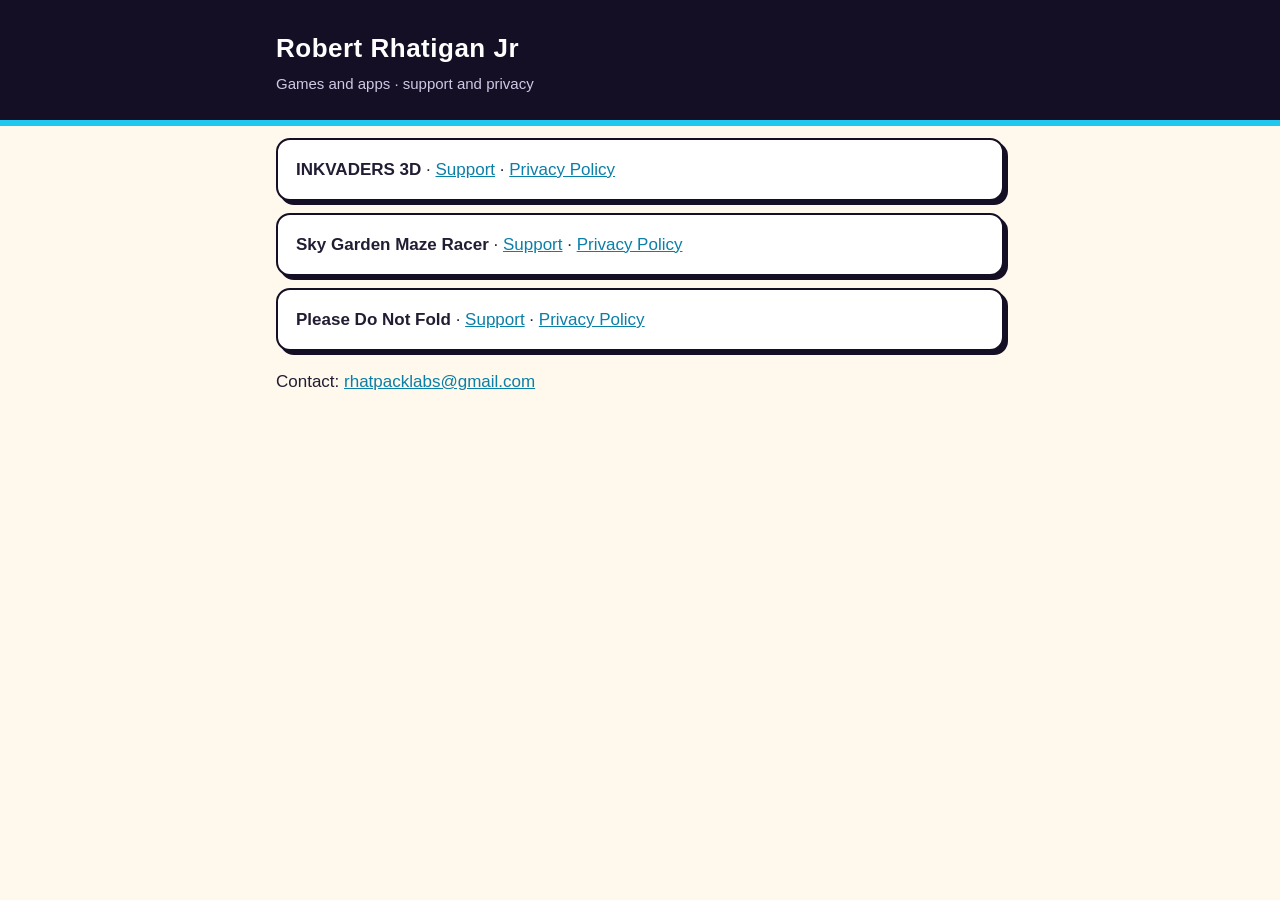
<file: index.html>
<!doctype html>
<html lang="en">
<head>
<meta charset="utf-8">
<meta name="viewport" content="width=device-width, initial-scale=1">
<title>Robert Rhatigan Jr Apps</title>
<link rel="stylesheet" href="style.css">
</head>
<body>
<header><div class="wrap"><div><h1>Robert Rhatigan Jr</h1><p>Games and apps · support and privacy</p></div></div></header>
<main class="wrap">
<div class="card"><strong>INKVADERS 3D</strong> · <a href="inkvaders3d/">Support</a> · <a href="inkvaders3d/privacy.html">Privacy Policy</a></div>
<div class="card"><strong>Sky Garden Maze Racer</strong> · <a href="skygardenmazeracer/">Support</a> · <a href="skygardenmazeracer/privacy.html">Privacy Policy</a></div>
<div class="card"><strong>Please Do Not Fold</strong> · <a href="pleasedonotfold/">Support</a> · <a href="pleasedonotfold/privacy.html">Privacy Policy</a></div>
<p>Contact: <a href="mailto:rhatpacklabs@gmail.com">rhatpacklabs@gmail.com</a></p>
</main>
</body>
</html>
</file>
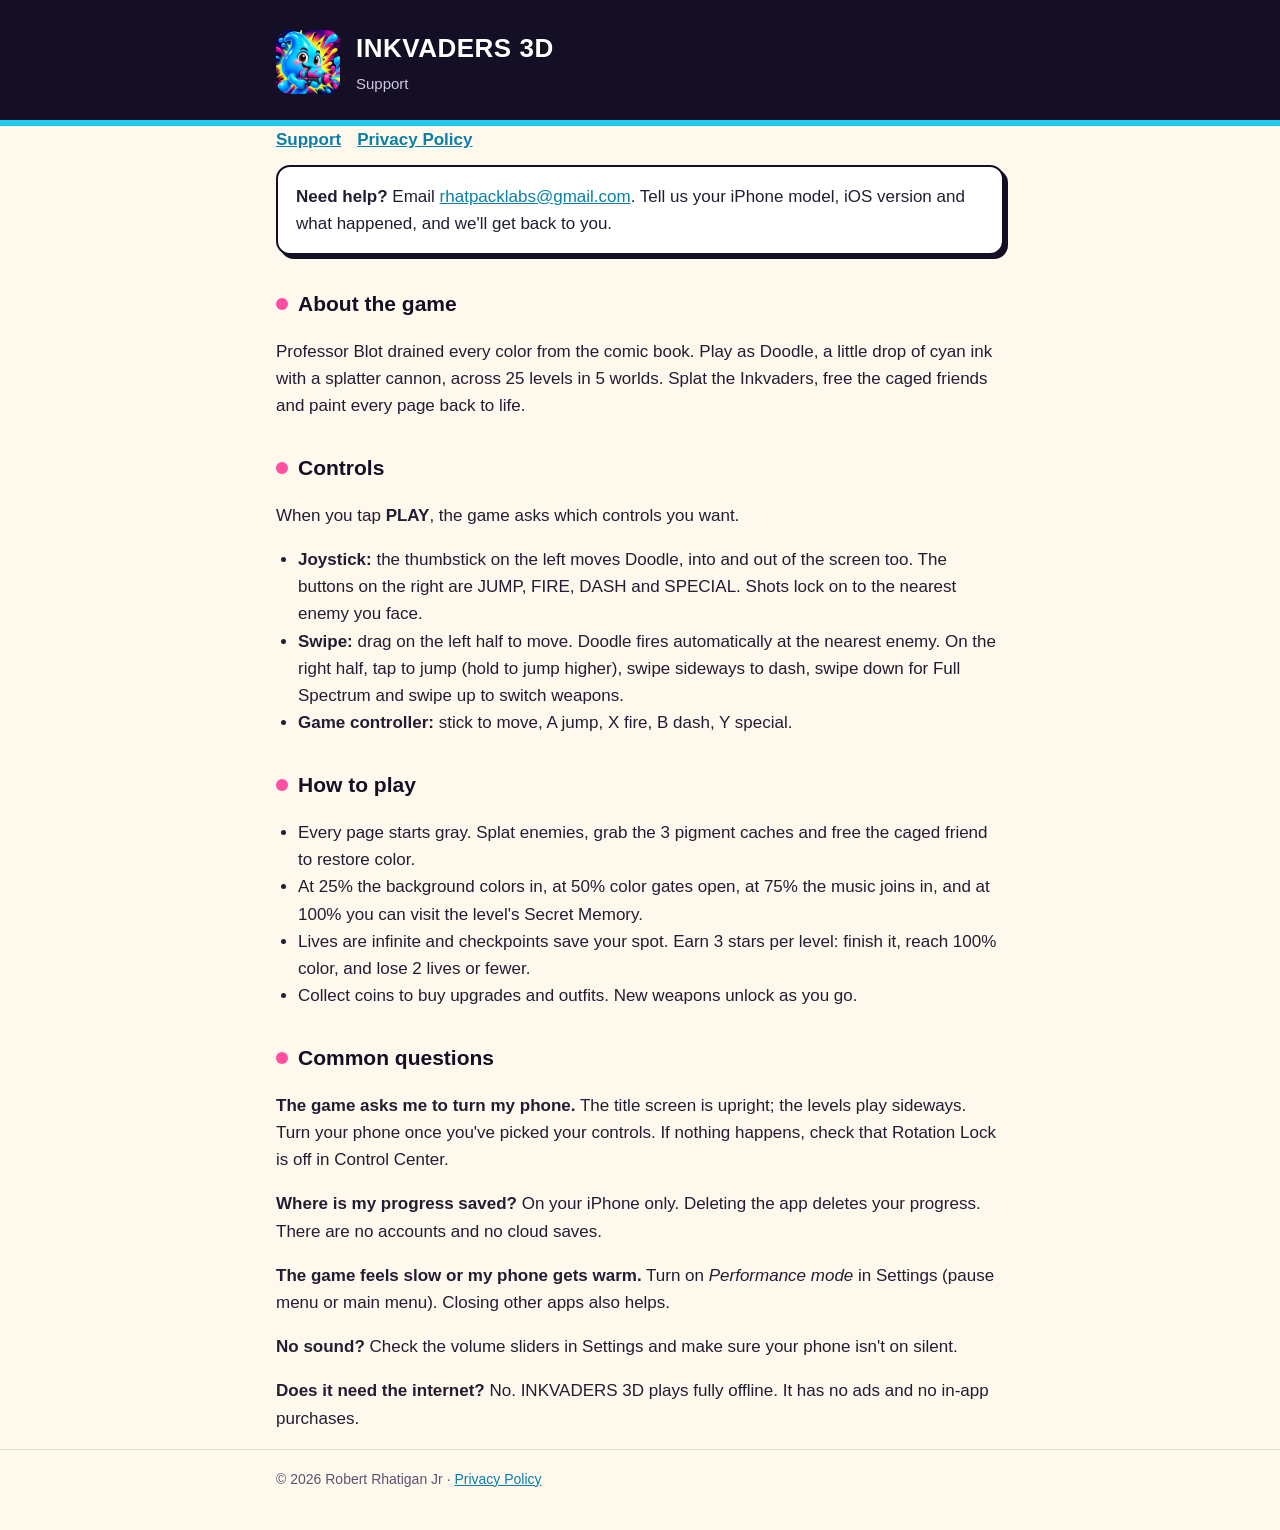
<file: inkvaders3d/index.html>
<!doctype html>
<html lang="en">
<head>
<meta charset="utf-8">
<meta name="viewport" content="width=device-width, initial-scale=1">
<title>INKVADERS 3D Support</title>
<meta name="description" content="Help and contact for INKVADERS 3D, the comic-book platformer for iPhone.">
<link rel="stylesheet" href="../style.css">
<link rel="icon" href="icon.png">
</head>
<body>
<header><div class="wrap"><img src="icon.png" alt="INKVADERS 3D icon"><div><h1>INKVADERS 3D</h1><p>Support</p></div></div></header>
<main class="wrap">
<nav><a href="./">Support</a><a href="privacy.html">Privacy Policy</a></nav>

<div class="card">
<strong>Need help?</strong> Email <a href="mailto:rhatpacklabs@gmail.com?subject=INKVADERS%203D%20support">rhatpacklabs@gmail.com</a>.
Tell us your iPhone model, iOS version and what happened, and we'll get back to you.
</div>

<h2>About the game</h2>
<p>Professor Blot drained every color from the comic book. Play as Doodle, a little drop of cyan ink with a splatter cannon,
across 25 levels in 5 worlds. Splat the Inkvaders, free the caged friends and paint every page back to life.</p>

<h2>Controls</h2>
<p>When you tap <strong>PLAY</strong>, the game asks which controls you want.</p>
<ul>
<li><strong>Joystick:</strong> the thumbstick on the left moves Doodle, into and out of the screen too. The buttons on the right are JUMP, FIRE, DASH and SPECIAL. Shots lock on to the nearest enemy you face.</li>
<li><strong>Swipe:</strong> drag on the left half to move. Doodle fires automatically at the nearest enemy. On the right half, tap to jump (hold to jump higher), swipe sideways to dash, swipe down for Full Spectrum and swipe up to switch weapons.</li>
<li><strong>Game controller:</strong> stick to move, A jump, X fire, B dash, Y special.</li>
</ul>

<h2>How to play</h2>
<ul>
<li>Every page starts gray. Splat enemies, grab the 3 pigment caches and free the caged friend to restore color.</li>
<li>At 25% the background colors in, at 50% color gates open, at 75% the music joins in, and at 100% you can visit the level's Secret Memory.</li>
<li>Lives are infinite and checkpoints save your spot. Earn 3 stars per level: finish it, reach 100% color, and lose 2 lives or fewer.</li>
<li>Collect coins to buy upgrades and outfits. New weapons unlock as you go.</li>
</ul>

<h2>Common questions</h2>
<p><strong>The game asks me to turn my phone.</strong> The title screen is upright; the levels play sideways. Turn your phone once you've picked your controls. If nothing happens, check that Rotation Lock is off in Control Center.</p>
<p><strong>Where is my progress saved?</strong> On your iPhone only. Deleting the app deletes your progress. There are no accounts and no cloud saves.</p>
<p><strong>The game feels slow or my phone gets warm.</strong> Turn on <em>Performance mode</em> in Settings (pause menu or main menu). Closing other apps also helps.</p>
<p><strong>No sound?</strong> Check the volume sliders in Settings and make sure your phone isn't on silent.</p>
<p><strong>Does it need the internet?</strong> No. INKVADERS 3D plays fully offline. It has no ads and no in-app purchases.</p>
</main>
<footer><div class="wrap">© 2026 Robert Rhatigan Jr · <a href="privacy.html">Privacy Policy</a></div></footer>
</body>
</html>
</file>
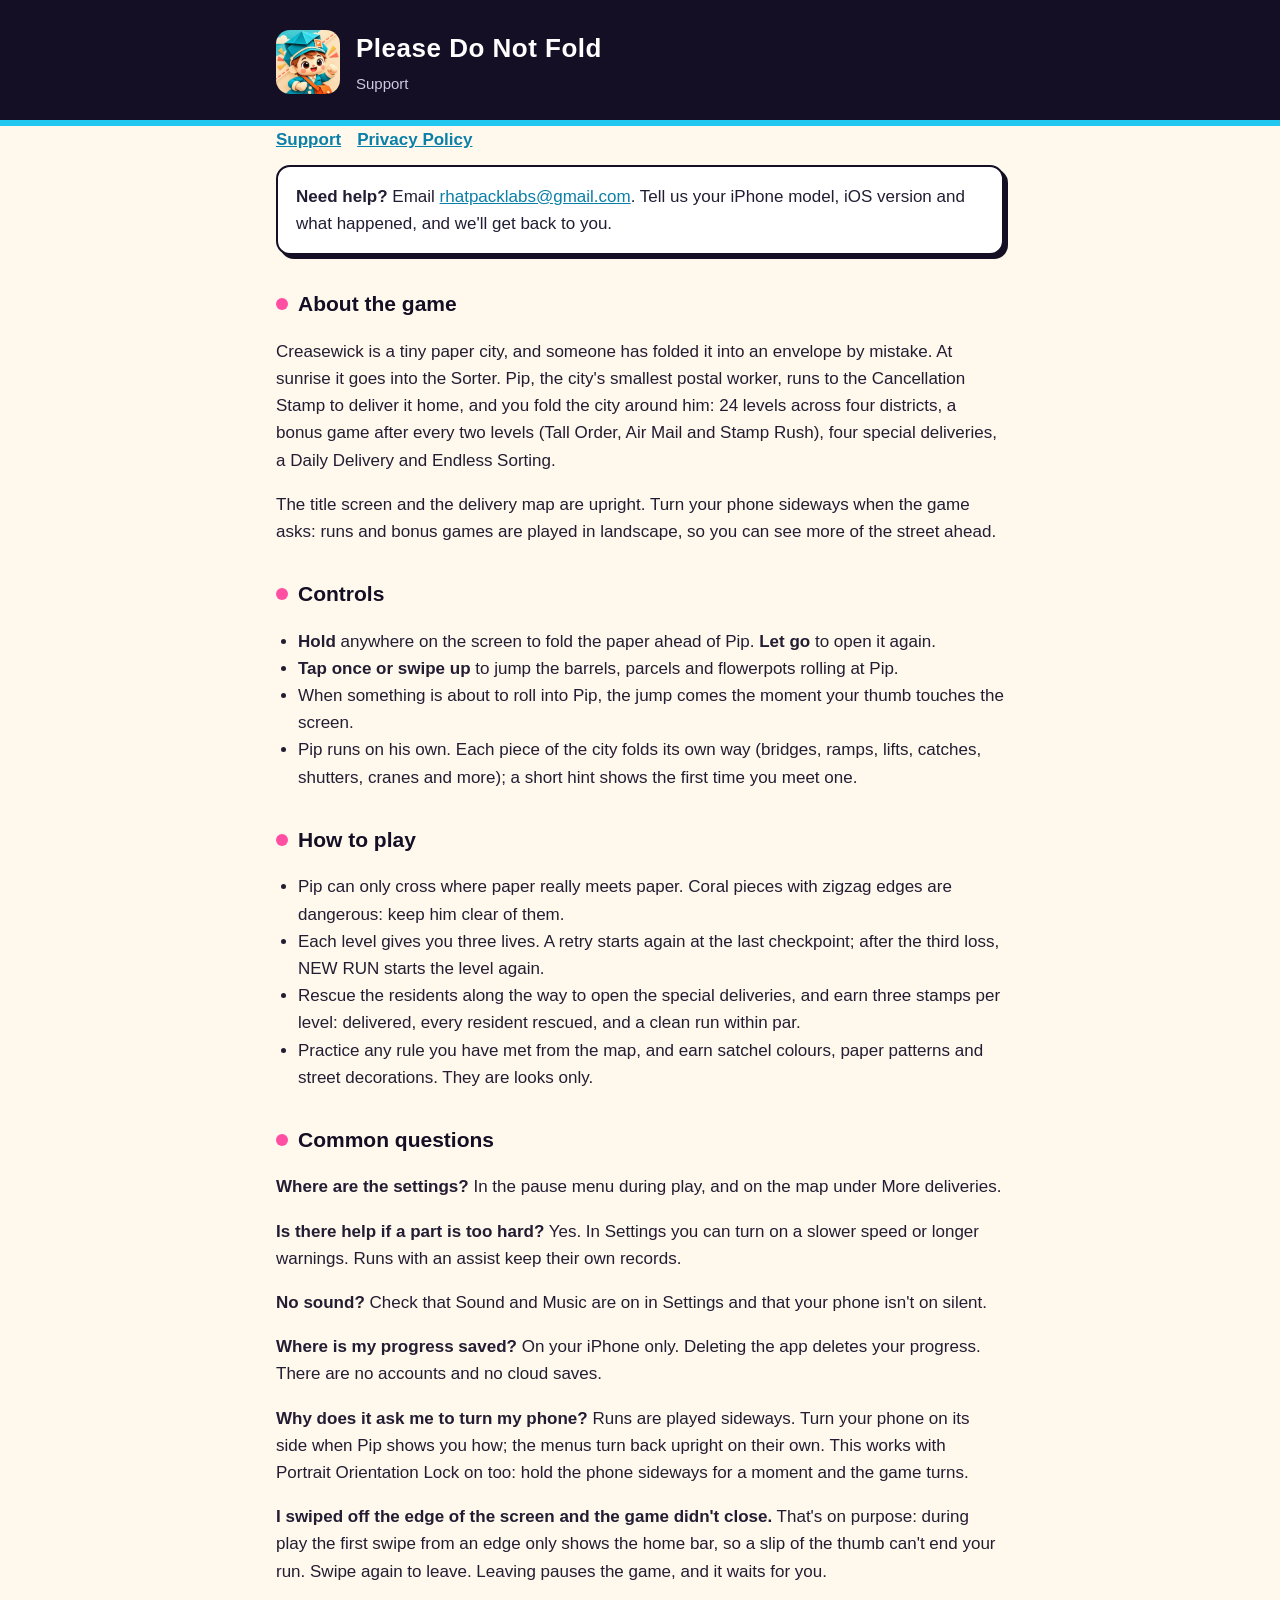
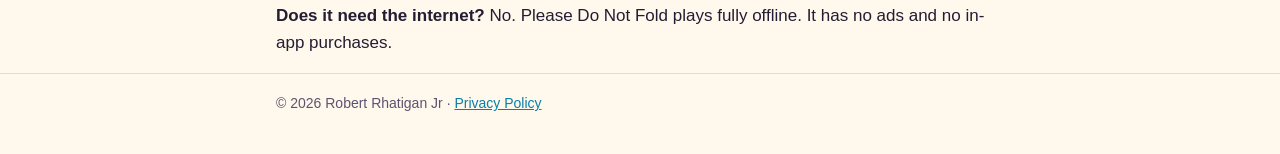
<file: pleasedonotfold/index.html>
<!doctype html>
<html lang="en">
<head>
<meta charset="utf-8">
<meta name="viewport" content="width=device-width, initial-scale=1">
<title>Please Do Not Fold Support</title>
<meta name="description" content="Help and contact for Please Do Not Fold, the one-thumb paper-city puzzle runner for iPhone.">
<link rel="stylesheet" href="../style.css">
<link rel="icon" href="icon.png">
</head>
<body>
<header><div class="wrap"><img src="icon.png" alt="Please Do Not Fold icon"><div><h1>Please Do Not Fold</h1><p>Support</p></div></div></header>
<main class="wrap">
<nav><a href="./">Support</a><a href="privacy.html">Privacy Policy</a></nav>

<div class="card">
<strong>Need help?</strong> Email <a href="mailto:rhatpacklabs@gmail.com?subject=Please%20Do%20Not%20Fold%20support">rhatpacklabs@gmail.com</a>.
Tell us your iPhone model, iOS version and what happened, and we'll get back to you.
</div>

<h2>About the game</h2>
<p>Creasewick is a tiny paper city, and someone has folded it into an envelope by mistake. At sunrise it goes into the Sorter.
Pip, the city's smallest postal worker, runs to the Cancellation Stamp to deliver it home, and you fold the city around him:
24 levels across four districts, a bonus game after every two levels (Tall Order, Air Mail and Stamp Rush),
four special deliveries, a Daily Delivery and Endless Sorting.</p>
<p>The title screen and the delivery map are upright. Turn your phone sideways when the game asks: runs and bonus games
are played in landscape, so you can see more of the street ahead.</p>

<h2>Controls</h2>
<ul>
<li><strong>Hold</strong> anywhere on the screen to fold the paper ahead of Pip. <strong>Let go</strong> to open it again.</li>
<li><strong>Tap once or swipe up</strong> to jump the barrels, parcels and flowerpots rolling at Pip.</li>
<li>When something is about to roll into Pip, the jump comes the moment your thumb touches the screen.</li>
<li>Pip runs on his own. Each piece of the city folds its own way (bridges, ramps, lifts, catches, shutters, cranes and more); a short hint shows the first time you meet one.</li>
</ul>

<h2>How to play</h2>
<ul>
<li>Pip can only cross where paper really meets paper. Coral pieces with zigzag edges are dangerous: keep him clear of them.</li>
<li>Each level gives you three lives. A retry starts again at the last checkpoint; after the third loss, NEW RUN starts the level again.</li>
<li>Rescue the residents along the way to open the special deliveries, and earn three stamps per level: delivered, every resident rescued, and a clean run within par.</li>
<li>Practice any rule you have met from the map, and earn satchel colours, paper patterns and street decorations. They are looks only.</li>
</ul>

<h2>Common questions</h2>
<p><strong>Where are the settings?</strong> In the pause menu during play, and on the map under More deliveries.</p>
<p><strong>Is there help if a part is too hard?</strong> Yes. In Settings you can turn on a slower speed or longer warnings. Runs with an assist keep their own records.</p>
<p><strong>No sound?</strong> Check that Sound and Music are on in Settings and that your phone isn't on silent.</p>
<p><strong>Where is my progress saved?</strong> On your iPhone only. Deleting the app deletes your progress. There are no accounts and no cloud saves.</p>
<p><strong>Why does it ask me to turn my phone?</strong> Runs are played sideways. Turn your phone on its side when Pip shows you how; the menus turn back upright on their own. This works with Portrait Orientation Lock on too: hold the phone sideways for a moment and the game turns.</p>
<p><strong>I swiped off the edge of the screen and the game didn't close.</strong> That's on purpose: during play the first swipe from an edge only shows the home bar, so a slip of the thumb can't end your run. Swipe again to leave. Leaving pauses the game, and it waits for you.</p>
<p><strong>Does it need the internet?</strong> No. Please Do Not Fold plays fully offline. It has no ads and no in-app purchases.</p>
</main>
<footer><div class="wrap">© 2026 Robert Rhatigan Jr · <a href="privacy.html">Privacy Policy</a></div></footer>
</body>
</html>
</file>
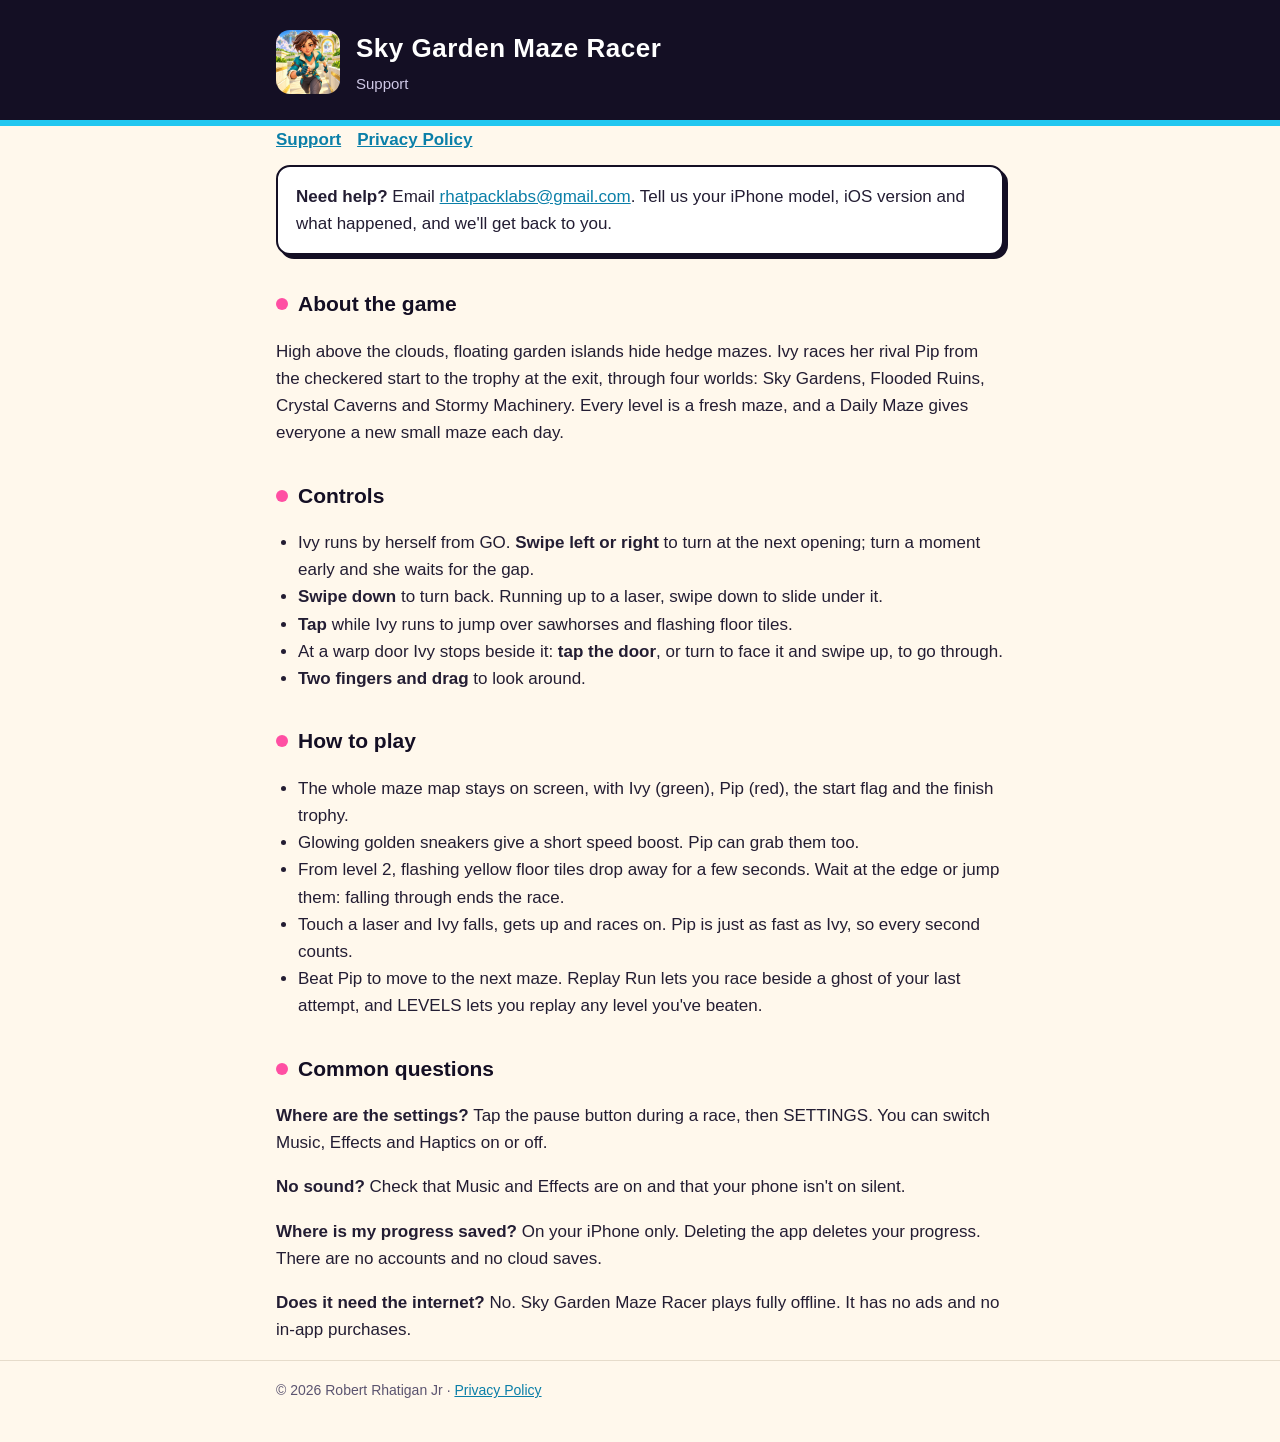
<file: skygardenmazeracer/index.html>
<!doctype html>
<html lang="en">
<head>
<meta charset="utf-8">
<meta name="viewport" content="width=device-width, initial-scale=1">
<title>Sky Garden Maze Racer Support</title>
<meta name="description" content="Help and contact for Sky Garden Maze Racer, the swipe-to-steer 3D maze race for iPhone.">
<link rel="stylesheet" href="../style.css">
<link rel="icon" href="icon.png">
</head>
<body>
<header><div class="wrap"><img src="icon.png" alt="Sky Garden Maze Racer icon"><div><h1>Sky Garden Maze Racer</h1><p>Support</p></div></div></header>
<main class="wrap">
<nav><a href="./">Support</a><a href="privacy.html">Privacy Policy</a></nav>

<div class="card">
<strong>Need help?</strong> Email <a href="mailto:rhatpacklabs@gmail.com?subject=Sky%20Garden%20Maze%20Racer%20support">rhatpacklabs@gmail.com</a>.
Tell us your iPhone model, iOS version and what happened, and we'll get back to you.
</div>

<h2>About the game</h2>
<p>High above the clouds, floating garden islands hide hedge mazes. Ivy races her rival Pip from the checkered start to the trophy at the exit,
through four worlds: Sky Gardens, Flooded Ruins, Crystal Caverns and Stormy Machinery. Every level is a fresh maze, and a Daily Maze gives
everyone a new small maze each day.</p>

<h2>Controls</h2>
<ul>
<li>Ivy runs by herself from GO. <strong>Swipe left or right</strong> to turn at the next opening; turn a moment early and she waits for the gap.</li>
<li><strong>Swipe down</strong> to turn back. Running up to a laser, swipe down to slide under it.</li>
<li><strong>Tap</strong> while Ivy runs to jump over sawhorses and flashing floor tiles.</li>
<li>At a warp door Ivy stops beside it: <strong>tap the door</strong>, or turn to face it and swipe up, to go through.</li>
<li><strong>Two fingers and drag</strong> to look around.</li>
</ul>

<h2>How to play</h2>
<ul>
<li>The whole maze map stays on screen, with Ivy (green), Pip (red), the start flag and the finish trophy.</li>
<li>Glowing golden sneakers give a short speed boost. Pip can grab them too.</li>
<li>From level 2, flashing yellow floor tiles drop away for a few seconds. Wait at the edge or jump them: falling through ends the race.</li>
<li>Touch a laser and Ivy falls, gets up and races on. Pip is just as fast as Ivy, so every second counts.</li>
<li>Beat Pip to move to the next maze. Replay Run lets you race beside a ghost of your last attempt, and LEVELS lets you replay any level you've beaten.</li>
</ul>

<h2>Common questions</h2>
<p><strong>Where are the settings?</strong> Tap the pause button during a race, then SETTINGS. You can switch Music, Effects and Haptics on or off.</p>
<p><strong>No sound?</strong> Check that Music and Effects are on and that your phone isn't on silent.</p>
<p><strong>Where is my progress saved?</strong> On your iPhone only. Deleting the app deletes your progress. There are no accounts and no cloud saves.</p>
<p><strong>Does it need the internet?</strong> No. Sky Garden Maze Racer plays fully offline. It has no ads and no in-app purchases.</p>
</main>
<footer><div class="wrap">© 2026 Robert Rhatigan Jr · <a href="privacy.html">Privacy Policy</a></div></footer>
</body>
</html>
</file>
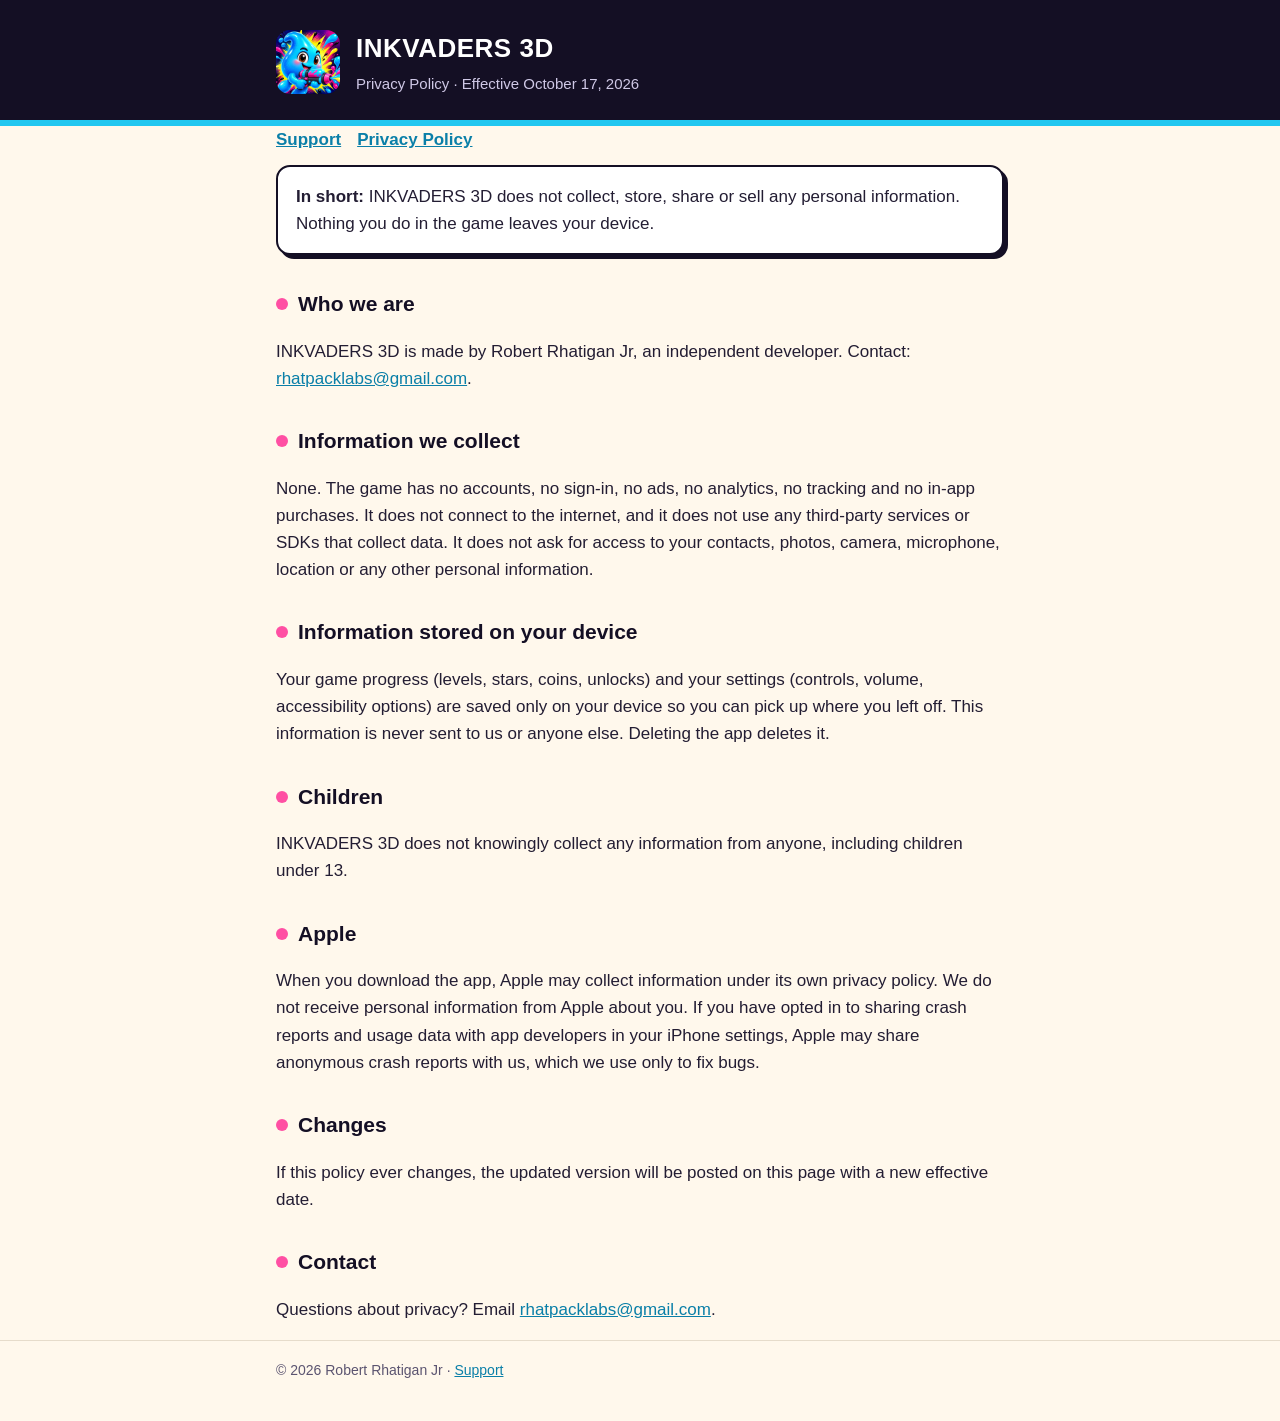
<file: inkvaders3d/privacy.html>
<!doctype html>
<html lang="en">
<head>
<meta charset="utf-8">
<meta name="viewport" content="width=device-width, initial-scale=1">
<title>INKVADERS 3D Privacy</title>
<meta name="description" content="Privacy policy for INKVADERS 3D: no data is collected.">
<link rel="stylesheet" href="../style.css">
<link rel="icon" href="icon.png">
</head>
<body>
<header><div class="wrap"><img src="icon.png" alt="INKVADERS 3D icon"><div><h1>INKVADERS 3D</h1><p>Privacy Policy · Effective October 17, 2026</p></div></div></header>
<main class="wrap">
<nav><a href="./">Support</a><a href="privacy.html">Privacy Policy</a></nav>

<div class="card"><strong>In short:</strong> INKVADERS 3D does not collect, store, share or sell any personal information. Nothing you do in the game leaves your device.</div>

<h2>Who we are</h2>
<p>INKVADERS 3D is made by Robert Rhatigan Jr, an independent developer. Contact: <a href="mailto:rhatpacklabs@gmail.com">rhatpacklabs@gmail.com</a>.</p>

<h2>Information we collect</h2>
<p>None. The game has no accounts, no sign-in, no ads, no analytics, no tracking and no in-app purchases. It does not connect to the internet,
and it does not use any third-party services or SDKs that collect data. It does not ask for access to your contacts, photos, camera,
microphone, location or any other personal information.</p>

<h2>Information stored on your device</h2>
<p>Your game progress (levels, stars, coins, unlocks) and your settings (controls, volume, accessibility options) are saved only on your device
so you can pick up where you left off. This information is never sent to us or anyone else. Deleting the app deletes it.</p>

<h2>Children</h2>
<p>INKVADERS 3D does not knowingly collect any information from anyone, including children under 13.</p>

<h2>Apple</h2>
<p>When you download the app, Apple may collect information under its own privacy policy. We do not receive personal information from Apple about you.
If you have opted in to sharing crash reports and usage data with app developers in your iPhone settings, Apple may share anonymous crash reports with us, which we use only to fix bugs.</p>

<h2>Changes</h2>
<p>If this policy ever changes, the updated version will be posted on this page with a new effective date.</p>

<h2>Contact</h2>
<p>Questions about privacy? Email <a href="mailto:rhatpacklabs@gmail.com">rhatpacklabs@gmail.com</a>.</p>
</main>
<footer><div class="wrap">© 2026 Robert Rhatigan Jr · <a href="./">Support</a></div></footer>
</body>
</html>
</file>
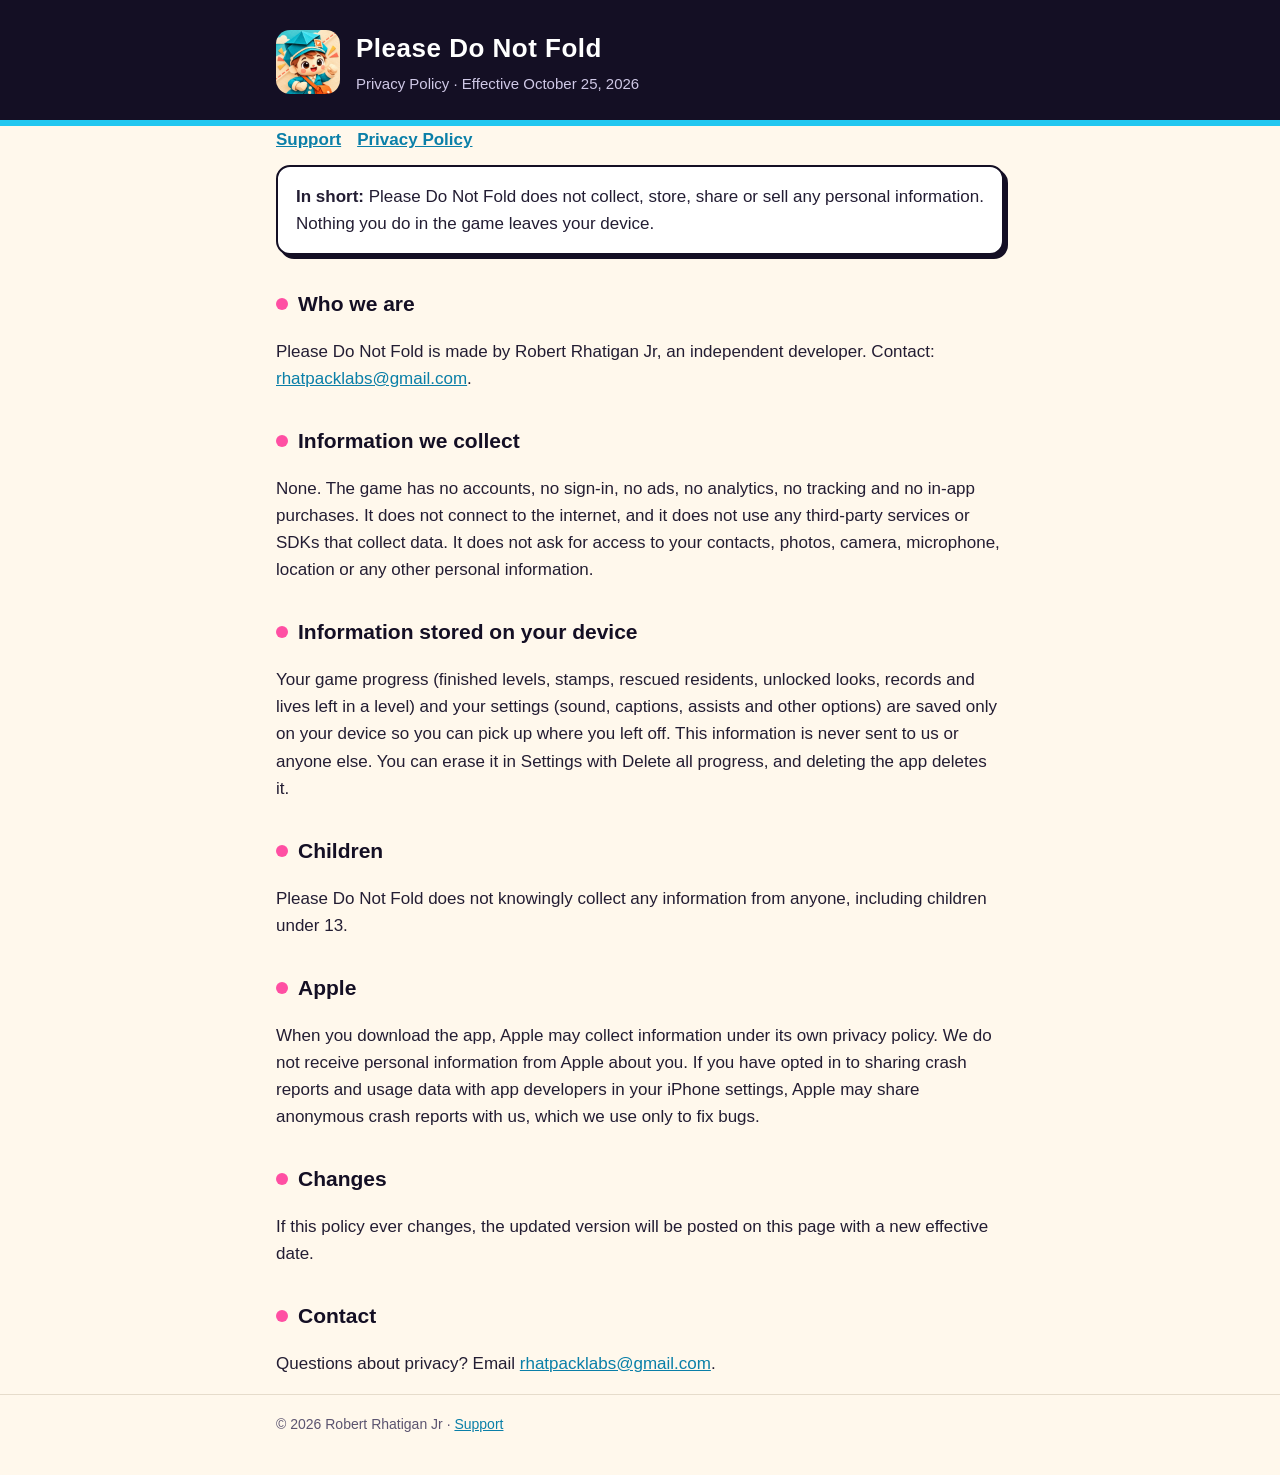
<file: pleasedonotfold/privacy.html>
<!doctype html>
<html lang="en">
<head>
<meta charset="utf-8">
<meta name="viewport" content="width=device-width, initial-scale=1">
<title>Please Do Not Fold Privacy</title>
<meta name="description" content="Privacy policy for Please Do Not Fold: no data is collected.">
<link rel="stylesheet" href="../style.css">
<link rel="icon" href="icon.png">
</head>
<body>
<header><div class="wrap"><img src="icon.png" alt="Please Do Not Fold icon"><div><h1>Please Do Not Fold</h1><p>Privacy Policy · Effective October 25, 2026</p></div></div></header>
<main class="wrap">
<nav><a href="./">Support</a><a href="privacy.html">Privacy Policy</a></nav>

<div class="card"><strong>In short:</strong> Please Do Not Fold does not collect, store, share or sell any personal information. Nothing you do in the game leaves your device.</div>

<h2>Who we are</h2>
<p>Please Do Not Fold is made by Robert Rhatigan Jr, an independent developer. Contact: <a href="mailto:rhatpacklabs@gmail.com">rhatpacklabs@gmail.com</a>.</p>

<h2>Information we collect</h2>
<p>None. The game has no accounts, no sign-in, no ads, no analytics, no tracking and no in-app purchases. It does not connect to the internet,
and it does not use any third-party services or SDKs that collect data. It does not ask for access to your contacts, photos, camera,
microphone, location or any other personal information.</p>

<h2>Information stored on your device</h2>
<p>Your game progress (finished levels, stamps, rescued residents, unlocked looks, records and lives left in a level) and your settings
(sound, captions, assists and other options) are saved only on your device so you can pick up where you left off. This information is never sent
to us or anyone else. You can erase it in Settings with Delete all progress, and deleting the app deletes it.</p>

<h2>Children</h2>
<p>Please Do Not Fold does not knowingly collect any information from anyone, including children under 13.</p>

<h2>Apple</h2>
<p>When you download the app, Apple may collect information under its own privacy policy. We do not receive personal information from Apple about you.
If you have opted in to sharing crash reports and usage data with app developers in your iPhone settings, Apple may share anonymous crash reports with us, which we use only to fix bugs.</p>

<h2>Changes</h2>
<p>If this policy ever changes, the updated version will be posted on this page with a new effective date.</p>

<h2>Contact</h2>
<p>Questions about privacy? Email <a href="mailto:rhatpacklabs@gmail.com">rhatpacklabs@gmail.com</a>.</p>
</main>
<footer><div class="wrap">© 2026 Robert Rhatigan Jr · <a href="./">Support</a></div></footer>
</body>
</html>
</file>
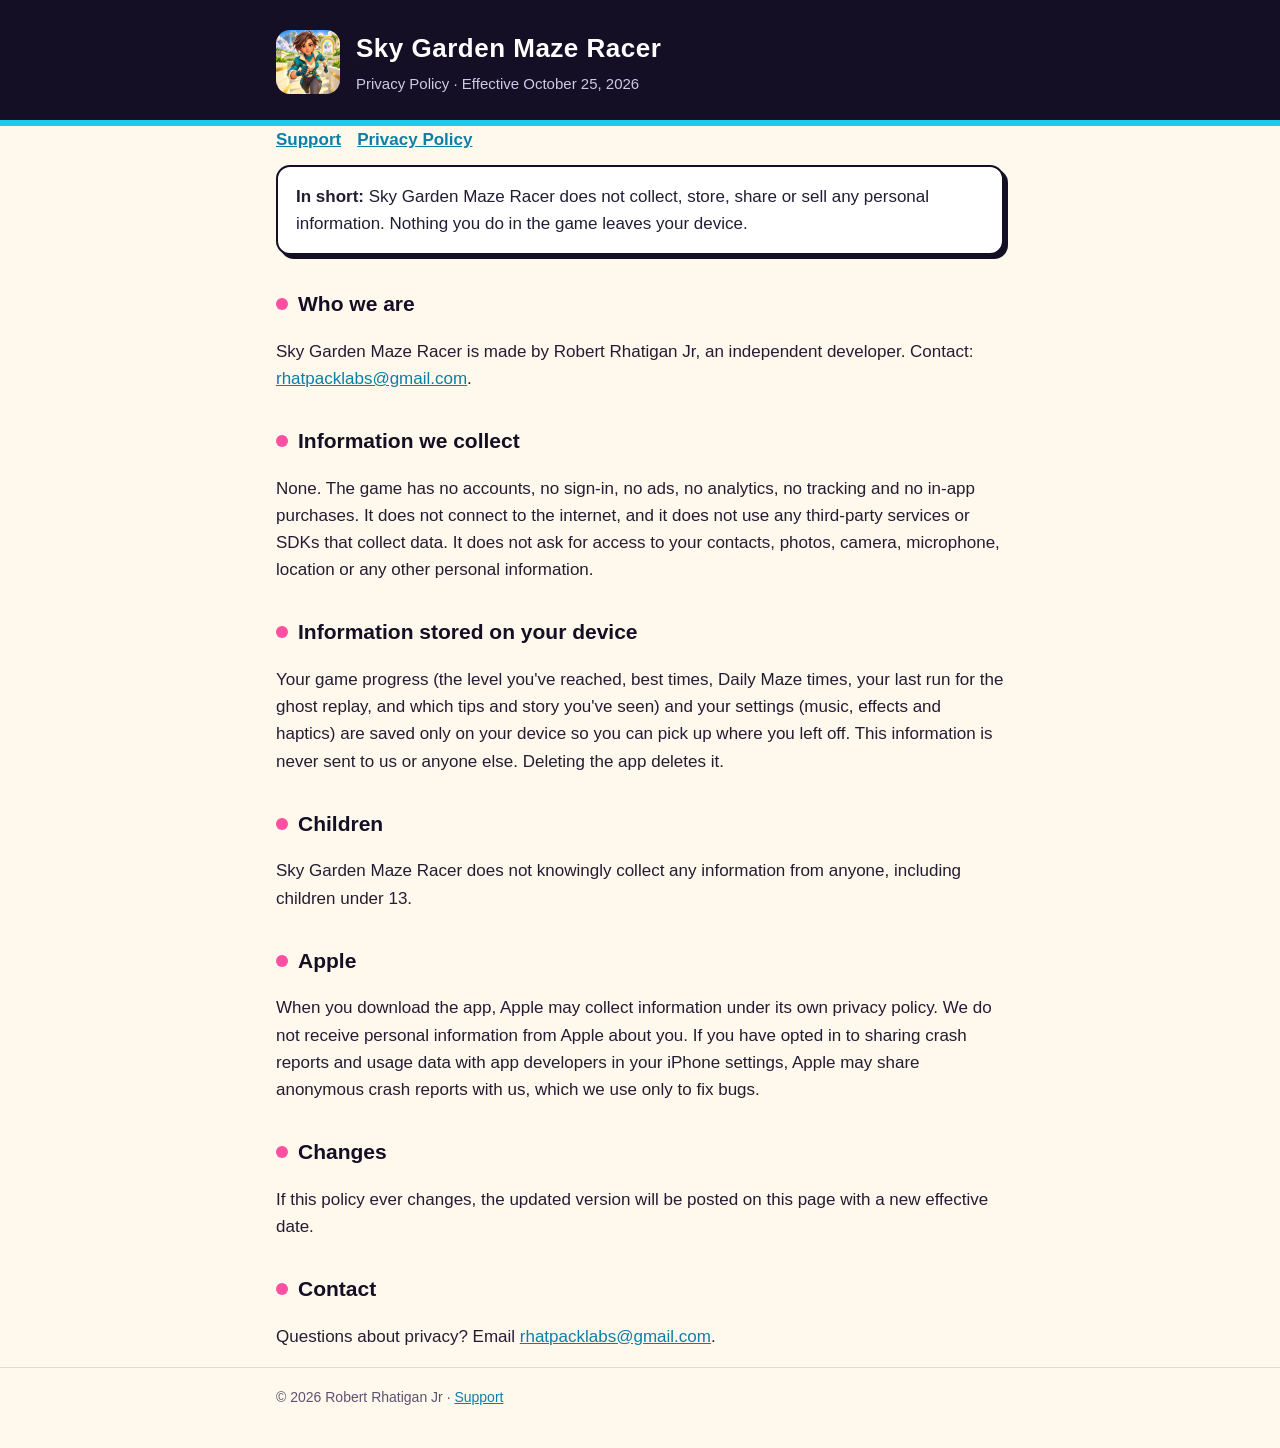
<file: skygardenmazeracer/privacy.html>
<!doctype html>
<html lang="en">
<head>
<meta charset="utf-8">
<meta name="viewport" content="width=device-width, initial-scale=1">
<title>Sky Garden Maze Racer Privacy</title>
<meta name="description" content="Privacy policy for Sky Garden Maze Racer: no data is collected.">
<link rel="stylesheet" href="../style.css">
<link rel="icon" href="icon.png">
</head>
<body>
<header><div class="wrap"><img src="icon.png" alt="Sky Garden Maze Racer icon"><div><h1>Sky Garden Maze Racer</h1><p>Privacy Policy · Effective October 25, 2026</p></div></div></header>
<main class="wrap">
<nav><a href="./">Support</a><a href="privacy.html">Privacy Policy</a></nav>

<div class="card"><strong>In short:</strong> Sky Garden Maze Racer does not collect, store, share or sell any personal information. Nothing you do in the game leaves your device.</div>

<h2>Who we are</h2>
<p>Sky Garden Maze Racer is made by Robert Rhatigan Jr, an independent developer. Contact: <a href="mailto:rhatpacklabs@gmail.com">rhatpacklabs@gmail.com</a>.</p>

<h2>Information we collect</h2>
<p>None. The game has no accounts, no sign-in, no ads, no analytics, no tracking and no in-app purchases. It does not connect to the internet,
and it does not use any third-party services or SDKs that collect data. It does not ask for access to your contacts, photos, camera,
microphone, location or any other personal information.</p>

<h2>Information stored on your device</h2>
<p>Your game progress (the level you've reached, best times, Daily Maze times, your last run for the ghost replay, and which tips and story you've seen) and your settings
(music, effects and haptics) are saved only on your device so you can pick up where you left off. This information is never sent
to us or anyone else. Deleting the app deletes it.</p>

<h2>Children</h2>
<p>Sky Garden Maze Racer does not knowingly collect any information from anyone, including children under 13.</p>

<h2>Apple</h2>
<p>When you download the app, Apple may collect information under its own privacy policy. We do not receive personal information from Apple about you.
If you have opted in to sharing crash reports and usage data with app developers in your iPhone settings, Apple may share anonymous crash reports with us, which we use only to fix bugs.</p>

<h2>Changes</h2>
<p>If this policy ever changes, the updated version will be posted on this page with a new effective date.</p>

<h2>Contact</h2>
<p>Questions about privacy? Email <a href="mailto:rhatpacklabs@gmail.com">rhatpacklabs@gmail.com</a>.</p>
</main>
<footer><div class="wrap">© 2026 Robert Rhatigan Jr · <a href="./">Support</a></div></footer>
</body>
</html>
</file>
<file: style.css>
:root{--ink:#140f24;--paper:#fff8ec;--cyan:#22c7f0;--pink:#ff4fa3;--yellow:#ffd84a;--text:#231d33;--muted:#5b5470}
*{box-sizing:border-box}
body{margin:0;background:var(--paper);color:var(--text);font:17px/1.6 -apple-system,BlinkMacSystemFont,"Segoe UI",Roboto,Helvetica,Arial,sans-serif}
header{background:var(--ink);color:#fff;padding:28px 16px 24px;border-bottom:6px solid var(--cyan)}
header .wrap{display:flex;align-items:center;gap:16px}
header img{width:64px;height:64px;border-radius:14px;flex:none}
header h1{margin:0;font-size:26px;letter-spacing:.5px}
header p{margin:2px 0 0;color:#cfc8e6;font-size:15px}
.wrap{max-width:760px;margin:0 auto;padding:0 16px}
main{padding:24px 0 48px}
h2{font-size:21px;margin:32px 0 8px;color:var(--ink)}
h2::before{content:"";display:inline-block;width:12px;height:12px;border-radius:50%;background:var(--pink);margin-right:10px;vertical-align:1px}
a{color:#0a7fa8}
.card{background:#fff;border:2px solid var(--ink);border-radius:14px;padding:16px 18px;margin:12px 0;box-shadow:4px 4px 0 var(--ink)}
nav a{display:inline-block;margin-right:16px;font-weight:600}
ul{padding-left:22px}
footer{color:var(--muted);font-size:14px;border-top:1px solid #e6dccb;padding:18px 0 40px}
</file>
